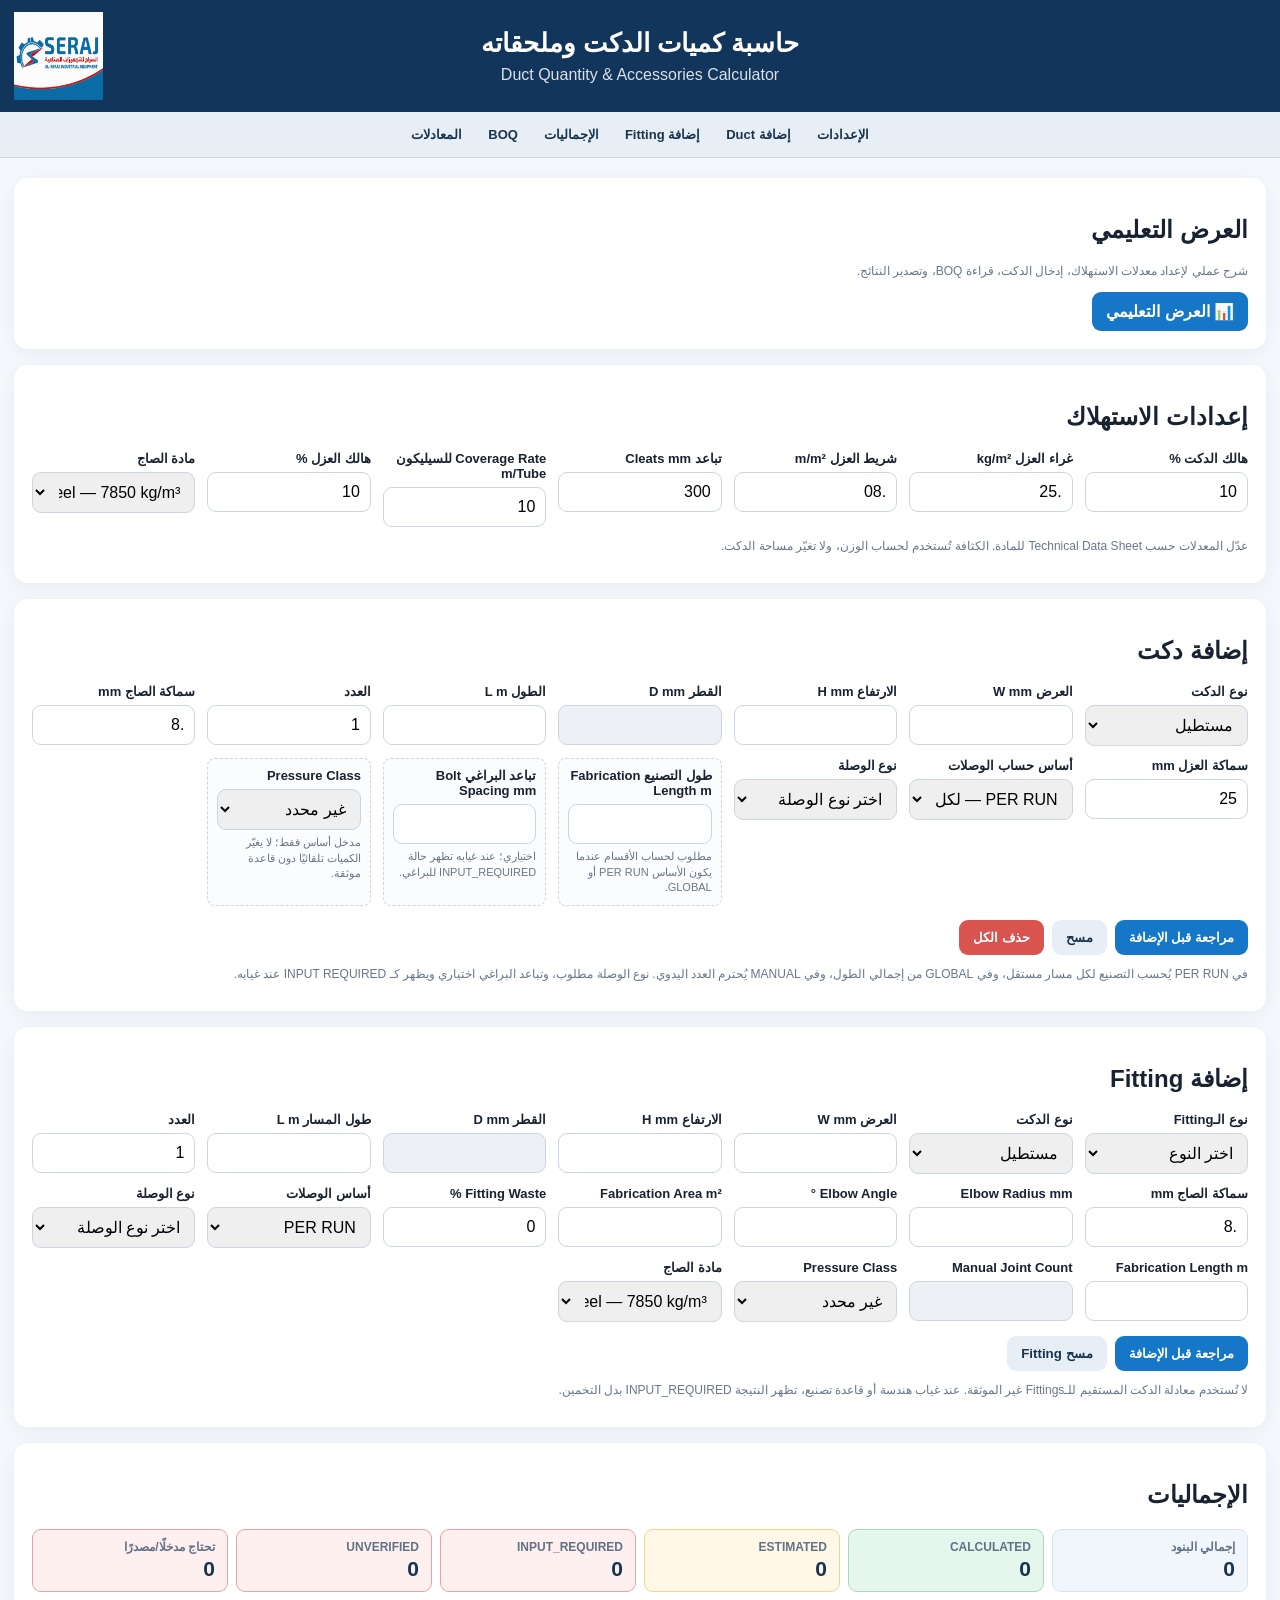
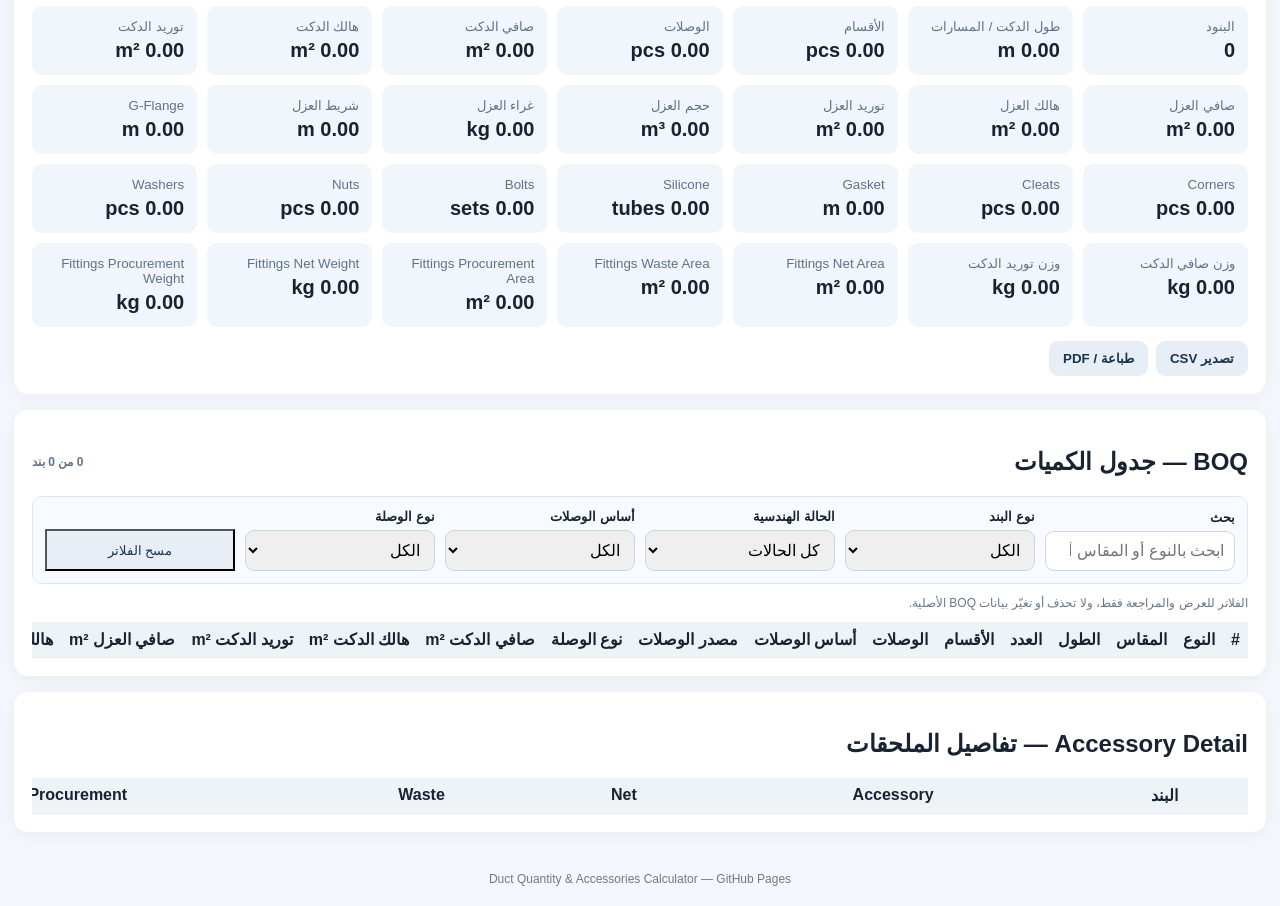
<file: index.html>
<!doctype html>
<html lang="ar" dir="rtl">
<head>
<meta charset="utf-8">
<meta name="viewport" content="width=device-width,initial-scale=1">
<meta name="description" content="حاسبة كميات الدكت وملحقاته مع فصل صافي الكميات والهالك والتوريد">
<title>Duct Quantity &amp; Accessories Calculator</title>
<link rel="stylesheet" href="assets/css/style.css">
</head>
<body>
<header class="site-header">
  <img class="brand-logo" src="assets/images/al-seraj-logo.png" alt="AL-SERAJ INDUSTRIAL EQUIPMENT — السراج للتجهيزات الصناعية" width="1262" height="1246" decoding="async">
  <div class="header-copy">
    <h1>حاسبة كميات الدكت وملحقاته</h1>
    <p>Duct Quantity &amp; Accessories Calculator</p>
  </div>
</header>
<nav class="section-nav" aria-label="التنقل السريع">
  <a href="#settingsSection">الإعدادات</a><a href="#ductSection">إضافة Duct</a><a href="#fittingSection">إضافة Fitting</a><a href="#summarySection">الإجماليات</a><a href="#boqSection">BOQ</a><a href="#formulaViewer">المعادلات</a>
</nav>
<div class="print-report-header" aria-hidden="true"><img src="assets/images/al-seraj-logo.png" alt=""><div><strong>AL-SERAJ INDUSTRIAL EQUIPMENT</strong><span>السراج للتجهيزات الصناعية</span><h2>Duct Quantity &amp; Accessories Calculator</h2></div><time id="printDate"></time></div>
<main>
  <section class="card presentation-entry">
    <h2>العرض التعليمي</h2>
    <p class="note">شرح عملي لإعداد معدلات الاستهلاك، إدخال الدكت، قراءة BOQ، وتصدير النتائج.</p>
    <div class="actions"><a class="primary presentation-link" href="presentation/">📊 العرض التعليمي</a></div>
  </section>

  <p id="status" class="status" role="status" aria-live="polite" hidden></p>

  <section class="card" id="settingsSection" aria-labelledby="settingsTitle">
    <h2 id="settingsTitle">إعدادات الاستهلاك</h2>
    <div class="grid">
      <div><label for="waste">هالك الدكت %</label><input id="waste" type="number" value="10" min="0" step=".1" inputmode="decimal"></div>
      <div><label for="adhRate">غراء العزل kg/m²</label><input id="adhRate" type="number" value=".25" min="0" step=".01" inputmode="decimal"></div>
      <div><label for="tapeRate">شريط العزل m/m²</label><input id="tapeRate" type="number" value=".08" min="0" step=".01" inputmode="decimal"></div>
      <div><label for="cleatSpacing">تباعد Cleats mm</label><input id="cleatSpacing" type="number" value="300" min=".1" step=".1" inputmode="decimal"></div>
      <div><label for="silCoverage">Coverage Rate للسيليكون m/Tube</label><input id="silCoverage" type="number" value="10" min=".1" step=".1" inputmode="decimal"></div>
      <div><label for="insWaste">هالك العزل %</label><input id="insWaste" type="number" value="10" min="0" step=".1" inputmode="decimal"></div>
      <div><label for="sheetMaterial">مادة الصاج</label><select id="sheetMaterial"><option value="galvanized">Galvanized steel — 7850 kg/m³</option><option value="aluminum">Aluminum — 2700 kg/m³</option><option value="stainless">Stainless steel — 8000 kg/m³</option></select></div>
    </div>
    <p class="note">عدّل المعدلات حسب Technical Data Sheet للمادة. الكثافة تُستخدم لحساب الوزن، ولا تغيّر مساحة الدكت.</p>
  </section>

  <section class="card" id="ductSection" aria-labelledby="ductTitle">
    <h2 id="ductTitle">إضافة دكت</h2>
    <div class="grid">
      <div><label for="type">نوع الدكت</label><select id="type"><option value="rect">مستطيل</option><option value="round">دائري</option></select></div>
      <div><label for="w">العرض W mm</label><input id="w" type="number" min=".01" step=".01" inputmode="decimal"></div>
      <div><label for="h">الارتفاع H mm</label><input id="h" type="number" min=".01" step=".01" inputmode="decimal"></div>
      <div><label for="d">القطر D mm</label><input id="d" type="number" min=".01" step=".01" inputmode="decimal" disabled></div>
      <div><label for="l">الطول L m</label><input id="l" type="number" min=".01" step=".01" inputmode="decimal"></div>
      <div><label for="qty">العدد</label><input id="qty" type="number" min="1" step="1" value="1" inputmode="numeric"></div>
      <div><label for="th">سماكة الصاج mm</label><input id="th" type="number" min=".01" value=".8" step=".1" inputmode="decimal"></div>
      <div><label for="insTh">سماكة العزل mm</label><input id="insTh" type="number" min="0" value="25" step=".1" inputmode="decimal"></div>
      <div><label for="jointCountMode">أساس حساب الوصلات</label><select id="jointCountMode" aria-describedby="jointGuidance"><option value="PER_RUN">PER RUN — لكل مسار</option><option value="GLOBAL">GLOBAL — إجمالي الطول</option><option value="MANUAL">MANUAL — إدخال صريح</option></select></div>
      <div><label for="jointType">نوع الوصلة</label><select id="jointType" aria-describedby="jointGuidance"><option value="">اختر نوع الوصلة</option><option value="TDF">TDF</option><option value="TDC">TDC</option><option value="ANGLE_FLANGE">Angle Flange</option><option value="SLIP_JOINT">Slip Joint</option><option value="CUSTOM">Custom</option></select></div>
      <div id="fabricationLengthField" class="conditional-field"><label for="fabricationLength">طول التصنيع Fabrication Length m</label><input id="fabricationLength" type="number" min=".01" step=".01" inputmode="decimal" aria-describedby="fabricationLengthHelp"><small id="fabricationLengthHelp" class="field-help">مطلوب لحساب الأقسام عندما يكون الأساس PER RUN أو GLOBAL.</small></div>
      <div id="manualJointCountField" class="conditional-field" hidden><label for="manualJointCount">عدد الوصلات اليدوي</label><input id="manualJointCount" type="number" min="0" step="1" inputmode="numeric" aria-describedby="manualJointCountHelp"><small id="manualJointCountHelp" class="field-help">مطلوب لأن أساس الوصلات = MANUAL.</small></div>
      <div class="conditional-field"><label for="boltSpacing">تباعد البراغي Bolt Spacing mm</label><input id="boltSpacing" type="number" min=".01" step=".1" inputmode="decimal" aria-describedby="boltSpacingHelp"><small id="boltSpacingHelp" class="field-help">اختياري؛ عند غيابه تظهر حالة INPUT_REQUIRED للبراغي.</small></div>
      <div class="conditional-field"><label for="pressureClass">Pressure Class</label><select id="pressureClass" aria-describedby="pressureClassHelp"><option value="">غير محدد</option><option value="medium">Medium</option></select><small id="pressureClassHelp" class="field-help">مدخل أساس فقط؛ لا يغيّر الكميات تلقائيًا دون قاعدة موثقة.</small></div>
      <input id="joints" type="hidden" value="0">
    </div>
    <p id="ductInputError" class="field-error" role="alert" hidden></p>
    <div class="actions">
      <button class="primary" id="addButton" type="button">مراجعة قبل الإضافة</button>
      <button class="secondary" id="clearButton" type="button">مسح</button>
      <button class="danger" id="clearAllButton" type="button">حذف الكل</button>
    </div>
    <p class="note" id="jointGuidance">في PER RUN يُحسب التصنيع لكل مسار مستقل، وفي GLOBAL من إجمالي الطول، وفي MANUAL يُحترم العدد اليدوي. نوع الوصلة مطلوب، وتباعد البراغي اختياري ويظهر كـ INPUT REQUIRED عند غيابه.</p>
  </section>

  <section class="card" id="fittingSection" aria-labelledby="fittingTitle">
    <h2 id="fittingTitle">إضافة Fitting</h2>
    <div class="grid">
      <div><label for="fittingType">نوع الـFitting</label><select id="fittingType"><option value="">اختر النوع</option><option value="ELBOW">Elbow</option><option value="TEE">Tee</option><option value="REDUCER">Reducer</option><option value="TRANSITION">Transition</option><option value="OFFSET">Offset</option><option value="END_CAP">End Cap</option><option value="CUSTOM_FITTING">Custom Fitting</option></select></div>
      <div><label for="fittingDuctType">نوع الدكت</label><select id="fittingDuctType"><option value="RECTANGULAR">مستطيل</option><option value="ROUND">دائري</option></select></div>
      <div><label for="fittingW">العرض W mm</label><input id="fittingW" type="number" min=".01" step=".01" inputmode="decimal"></div>
      <div><label for="fittingH">الارتفاع H mm</label><input id="fittingH" type="number" min=".01" step=".01" inputmode="decimal"></div>
      <div><label for="fittingD">القطر D mm</label><input id="fittingD" type="number" min=".01" step=".01" inputmode="decimal" disabled></div>
      <div><label for="fittingL">طول المسار L m</label><input id="fittingL" type="number" min=".01" step=".01" inputmode="decimal"></div>
      <div><label for="fittingQty">العدد</label><input id="fittingQty" type="number" min="1" step="1" value="1" inputmode="numeric"></div>
      <div><label for="fittingTh">سماكة الصاج mm</label><input id="fittingTh" type="number" min=".01" step=".1" value=".8" inputmode="decimal"></div>
      <div><label for="fittingRadius">Elbow Radius mm</label><input id="fittingRadius" type="number" min=".01" step=".1" inputmode="decimal"></div>
      <div><label for="fittingAngle">Elbow Angle °</label><input id="fittingAngle" type="number" min=".01" max="360" step=".1" inputmode="decimal"></div>
      <div><label for="fittingArea">Fabrication Area m²</label><input id="fittingArea" type="number" min=".01" step=".01" inputmode="decimal"></div>
      <div><label for="fittingWaste">Fitting Waste %</label><input id="fittingWaste" type="number" min="0" step=".1" value="0" inputmode="decimal"></div>
      <div><label for="fittingJointBasis">أساس الوصلات</label><select id="fittingJointBasis"><option value="PER_RUN">PER RUN</option><option value="GLOBAL">GLOBAL</option><option value="MANUAL">MANUAL</option></select></div>
      <div><label for="fittingJointType">نوع الوصلة</label><select id="fittingJointType"><option value="">اختر نوع الوصلة</option><option value="TDF">TDF</option><option value="TDC">TDC</option><option value="ANGLE_FLANGE">Angle Flange</option><option value="SLIP_JOINT">Slip Joint</option><option value="CUSTOM">Custom</option></select></div>
      <div><label for="fittingFabrication">Fabrication Length m</label><input id="fittingFabrication" type="number" min=".01" step=".01" inputmode="decimal"></div>
      <div><label for="fittingManualJoints">Manual Joint Count</label><input id="fittingManualJoints" type="number" min="1" step="1" inputmode="numeric"></div>
      <div><label for="fittingPressure">Pressure Class</label><select id="fittingPressure"><option value="">غير محدد</option><option value="medium">Medium</option></select></div>
      <div><label for="fittingMaterial">مادة الصاج</label><select id="fittingMaterial"><option value="galvanized">Galvanized steel — 7850 kg/m³</option><option value="aluminum">Aluminum — 2700 kg/m³</option><option value="stainless">Stainless steel — 8000 kg/m³</option></select></div>
    </div>
    <p id="fittingInputError" class="field-error" role="alert" hidden></p>
    <div class="actions"><button class="primary" id="addFittingButton" type="button">مراجعة قبل الإضافة</button><button class="secondary" id="clearFittingButton" type="button">مسح Fitting</button></div>
    <p class="note">لا تُستخدم معادلة الدكت المستقيم للـFittings غير الموثقة. عند غياب هندسة أو قاعدة تصنيع، تظهر النتيجة INPUT_REQUIRED بدل التخمين.</p>
  </section>

  <section class="card" id="summarySection" aria-labelledby="summaryTitle">
    <h2 id="summaryTitle">الإجماليات</h2>
    <div id="executiveStatusPanel" class="executive-status-panel" aria-live="polite"></div>
    <div class="summary" id="summary"></div>
    <div class="actions"><button class="secondary" id="csvButton" type="button">تصدير CSV</button><button class="secondary" id="printButton" type="button">طباعة / PDF</button></div>
  </section>

  <section class="card formula-card" id="formulaViewer" aria-labelledby="formulaTitle" hidden>
    <div class="section-heading"><h2 id="formulaTitle">عارض المعادلات</h2><button class="secondary" id="closeFormulaButton" type="button">إغلاق</button></div>
    <p class="note" id="formulaSubtitle"></p>
    <div class="formula-grid" id="formulaContent"></div>
  </section>

  <section class="card" id="boqSection" aria-labelledby="boqTitle">
    <div class="section-heading"><h2 id="boqTitle">BOQ — جدول الكميات</h2><span id="boqResultCount" class="table-count" aria-live="polite"></span></div>
    <div class="boq-filters" aria-label="تصفية BOQ">
      <div><label for="boqSearch">بحث</label><input id="boqSearch" type="search" placeholder="ابحث بالنوع أو المقاس أو المصدر" aria-describedby="boqFiltersHelp"></div>
      <div><label for="boqItemType">نوع البند</label><select id="boqItemType"><option value="ALL">الكل</option><option value="DUCT">Duct</option><option value="FITTING">Fitting</option><option value="ACCESSORY">Accessory status</option></select></div>
      <div><label for="boqStatus">الحالة الهندسية</label><select id="boqStatus"><option value="ALL">كل الحالات</option><option value="CALCULATED">CALCULATED</option><option value="ESTIMATED">ESTIMATED</option><option value="INPUT_REQUIRED">INPUT_REQUIRED</option><option value="UNVERIFIED">UNVERIFIED</option><option value="LEGACY_ESTIMATE">LEGACY_ESTIMATE</option></select></div>
      <div><label for="boqJointBasis">أساس الوصلات</label><select id="boqJointBasis"><option value="ALL">الكل</option><option value="PER_RUN">PER RUN</option><option value="GLOBAL">GLOBAL</option><option value="MANUAL">MANUAL</option></select></div>
      <div><label for="boqJointType">نوع الوصلة</label><select id="boqJointType"><option value="ALL">الكل</option><option value="TDF">TDF</option><option value="TDC">TDC</option><option value="ANGLE_FLANGE">Angle Flange</option><option value="SLIP_JOINT">Slip Joint</option><option value="CUSTOM">Custom</option></select></div>
      <button class="secondary" id="clearBoqFilters" type="button">مسح الفلاتر</button>
    </div>
    <p id="boqFiltersHelp" class="note">الفلاتر للعرض والمراجعة فقط، ولا تحذف أو تغيّر بيانات BOQ الأصلية.</p>
    <div class="tableWrap">
      <table>
        <caption class="sr-only">جدول صافي الكميات والهالك وكميات التوريد والملحقات</caption>
        <thead><tr>
          <th scope="col">#</th><th scope="col">النوع</th><th scope="col">المقاس</th><th scope="col">الطول</th><th scope="col">العدد</th>
          <th scope="col">الأقسام</th><th scope="col">الوصلات</th><th scope="col">أساس الوصلات</th><th scope="col">مصدر الوصلات</th><th scope="col">نوع الوصلة</th>
          <th scope="col">صافي الدكت m²</th><th scope="col">هالك الدكت m²</th><th scope="col">توريد الدكت m²</th>
          <th scope="col">صافي العزل m²</th><th scope="col">هالك العزل m²</th><th scope="col">توريد العزل m²</th>
          <th scope="col">غراء kg</th><th scope="col">شريط m</th><th scope="col">G-Flange / Status</th><th scope="col">Corners / Status</th><th scope="col">Cleats / Status</th><th scope="col">Gasket / Status</th><th scope="col">Silicone / Status</th><th scope="col">Bolts / Status</th><th scope="col">Nuts / Status</th><th scope="col">Washers / Status</th>
          <th scope="col">وزن صافي kg</th><th scope="col">وزن توريد kg</th><th scope="col">إجراء</th>
        </tr></thead>
        <tbody id="rows"></tbody>
      </table>
    </div>
  </section>

  <section class="card" id="accessoryDetailsSection" aria-labelledby="accessoryDetailsTitle">
    <h2 id="accessoryDetailsTitle">Accessory Detail — تفاصيل الملحقات</h2>
    <div class="tableWrap">
      <table>
        <caption class="sr-only">صافي وهالك وتوريد ووحدة وحالة كل ملحق</caption>
        <thead><tr>
          <th scope="col">البند</th><th scope="col">Accessory</th><th scope="col">Net</th><th scope="col">Waste</th><th scope="col">Procurement</th><th scope="col">Unit</th><th scope="col">Status</th><th scope="col">Source</th>
        </tr></thead>
        <tbody id="accessoryRows"></tbody>
      </table>
    </div>
  </section>
</main>
<section id="reviewDialog" class="review-dialog" role="dialog" aria-modal="true" aria-labelledby="reviewTitle" hidden>
  <div class="review-dialog-content">
    <div class="section-heading"><h2 id="reviewTitle">Review Before Add</h2><button class="secondary" id="cancelReview" type="button">العودة للتعديل</button></div>
    <p class="note">هذه مراجعة للبيانات الناتجة من النظام الحالي قبل الحفظ. لا تتم إعادة الحساب هنا.</p>
    <dl id="reviewDetails" class="review-details"></dl>
    <div class="review-actions"><button class="primary" id="confirmReview" type="button">Confirm &amp; Add</button><button class="secondary" id="cancelReviewBottom" type="button">Back to Edit</button></div>
  </div>
</section>
<footer>Duct Quantity &amp; Accessories Calculator — GitHub Pages</footer>
<noscript><p class="noscript">يحتاج التطبيق إلى JavaScript ليعمل.</p></noscript>
<script src="assets/js/calculations.js"></script>
<script src="assets/js/fittings.js"></script>
<script src="assets/js/app.js"></script>
</body>
</html>
</file>
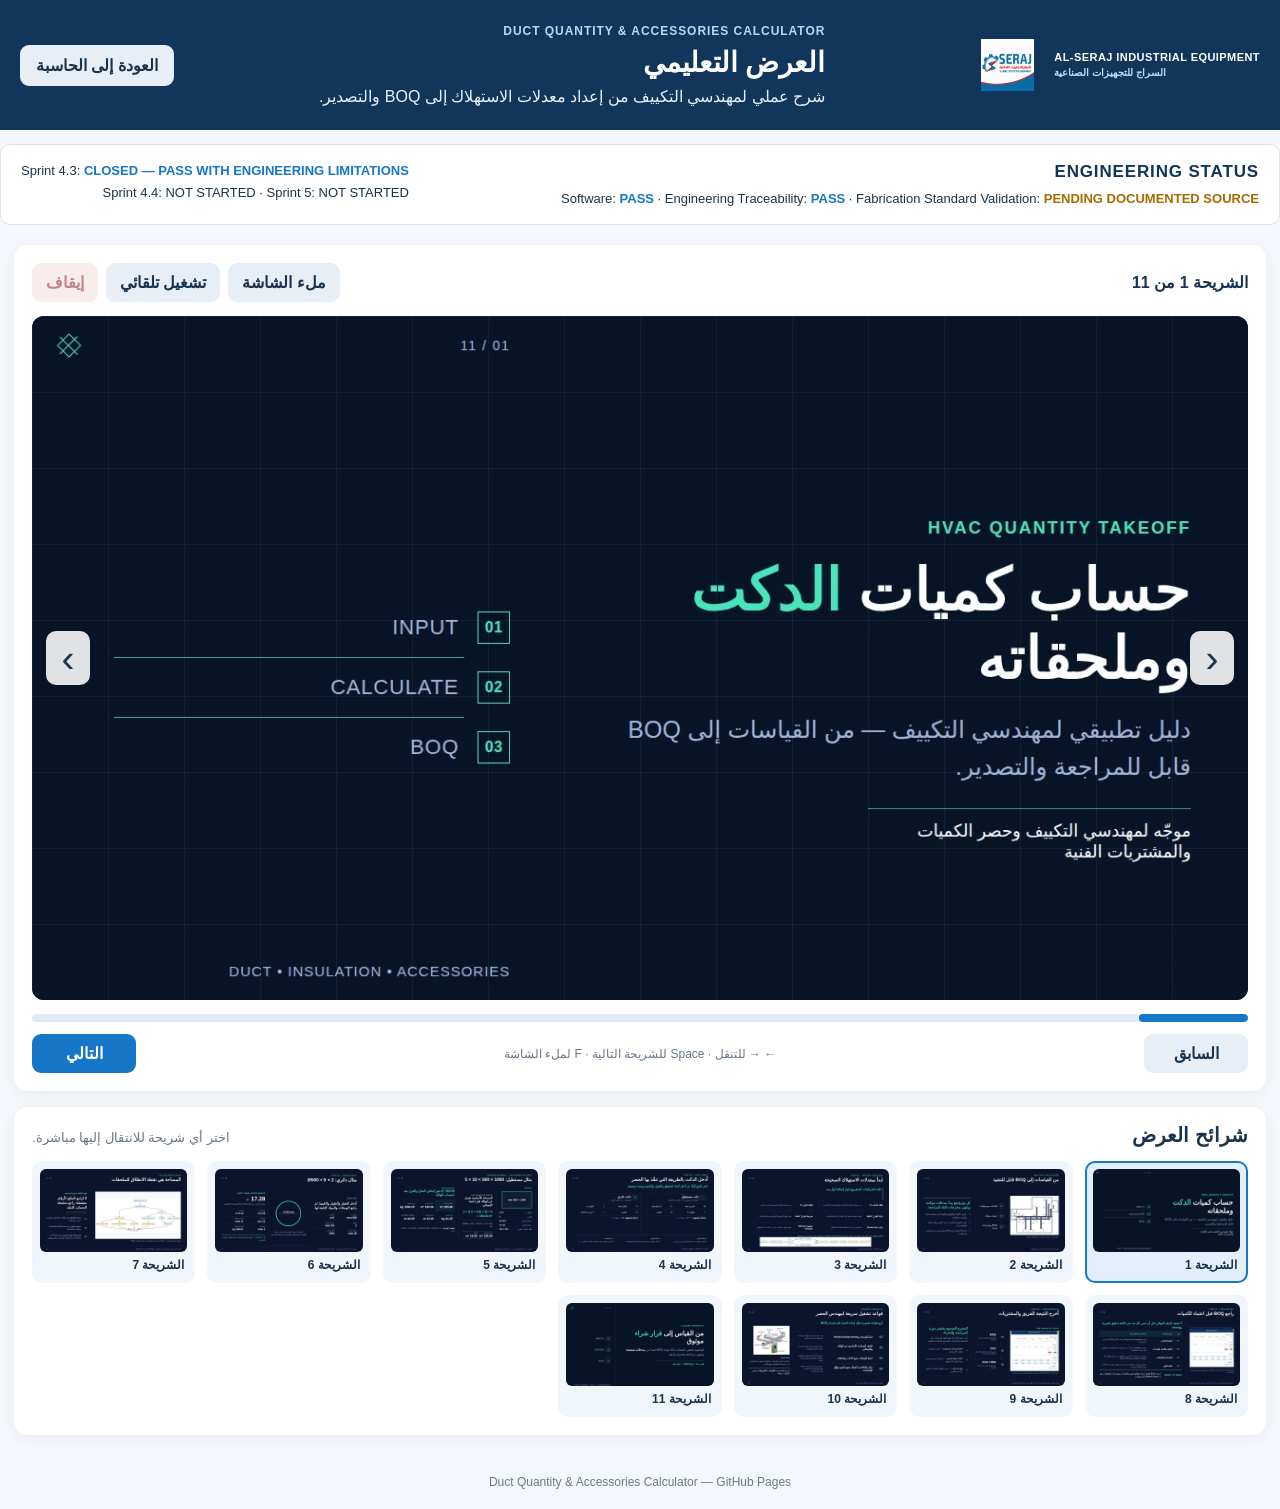
<file: presentation/index.html>
<!doctype html>
<html lang="ar" dir="rtl">
<head>
  <meta charset="utf-8">
  <meta name="viewport" content="width=device-width,initial-scale=1">
  <meta name="description" content="العرض التعليمي لحاسبة كميات الدكت وملحقاتها">
  <title>العرض التعليمي — حاسبة كميات الدكت وملحقاته</title>
  <link rel="stylesheet" href="presentation.css">
</head>
<body>
  <header class="presentation-header">
    <div class="presentation-brand"><img src="../assets/images/al-seraj-logo.png" alt="AL-SERAJ Industrial Equipment"><span>AL-SERAJ INDUSTRIAL EQUIPMENT<br><small>السراج للتجهيزات الصناعية</small></span></div>
    <div class="header-copy">
      <p class="eyebrow">DUCT QUANTITY &amp; ACCESSORIES CALCULATOR</p>
      <h1>العرض التعليمي</h1>
      <p>شرح عملي لمهندسي التكييف من إعداد معدلات الاستهلاك إلى BOQ والتصدير.</p>
    </div>
    <a class="back-button" href="../index.html">العودة إلى الحاسبة</a>
  </header>

  <section class="engineering-status-banner" aria-labelledby="engineeringStatusTitle">
    <div><h2 id="engineeringStatusTitle">ENGINEERING STATUS</h2><p>Software: <strong>PASS</strong> · Engineering Traceability: <strong>PASS</strong> · Fabrication Standard Validation: <strong class="pending">PENDING DOCUMENTED SOURCE</strong></p></div>
    <div><p>Sprint 4.3: <strong>CLOSED — PASS WITH ENGINEERING LIMITATIONS</strong></p><p>Sprint 4.4: NOT STARTED · Sprint 5: NOT STARTED</p></div>
  </section>

  <main class="presentation-shell">
    <section class="viewer-card" aria-label="عارض الشرائح">
      <div class="viewer-toolbar">
        <div class="slide-counter" id="slideCounter" aria-live="polite">جارٍ تجهيز العرض…</div>
        <div class="toolbar-actions">
          <button class="control-button" id="fullscreenButton" type="button" title="ملء الشاشة">ملء الشاشة</button>
          <button class="control-button" id="autoplayButton" type="button" title="تشغيل العرض تلقائيًا">تشغيل تلقائي</button>
          <button class="control-button secondary-control" id="stopButton" type="button" title="إيقاف العرض التلقائي" disabled>إيقاف</button>
        </div>
      </div>

      <div class="stage" id="stage" tabindex="0" aria-label="منطقة عرض الشريحة">
        <button class="stage-arrow previous" id="previousButton" type="button" aria-label="الشريحة السابقة">‹</button>
        <img id="slideImage" class="slide-image" src="slides/01.webp" alt="جارٍ تحميل العرض التعليمي" fetchpriority="high">
        <button class="stage-arrow next" id="nextButton" type="button" aria-label="الشريحة التالية">›</button>
        <div class="loading-indicator" id="loadingIndicator" aria-hidden="true">جارٍ تحميل الشريحة…</div>
      </div>

      <div class="progress-track" id="progressTrack" role="progressbar" aria-label="تقدم العرض" aria-valuemin="0" aria-valuemax="0" aria-valuenow="0" aria-valuetext="جارٍ تجهيز العرض"><span id="progressBar"></span></div>

      <div class="navigation-row">
        <button class="nav-button" id="previousButtonBottom" type="button">السابق</button>
        <p class="keyboard-hint">← → للتنقل · Space للشريحة التالية · F لملء الشاشة</p>
        <button class="nav-button primary-button" id="nextButtonBottom" type="button">التالي</button>
      </div>
    </section>

    <section class="thumbnail-section" aria-labelledby="thumbnailTitle">
      <div class="thumbnail-heading">
        <h2 id="thumbnailTitle">شرائح العرض</h2>
        <p>اختر أي شريحة للانتقال إليها مباشرة.</p>
      </div>
      <div class="thumbnails" id="thumbnails"></div>
    </section>
  </main>

  <footer class="presentation-footer">Duct Quantity &amp; Accessories Calculator — GitHub Pages</footer>
  <script src="presentation.js"></script>
</body>
</html>
</file>
<file: assets/css/style.css>
*{box-sizing:border-box}
body{margin:0;background:#f4f7fb;color:#182230;font-family:Arial,Tahoma,sans-serif}
header{background:#12355b;color:#fff;text-align:center;padding:22px 14px}
.site-header{position:relative;min-height:112px;display:flex;align-items:center;justify-content:center}
.header-copy{max-width:calc(100% - 180px)}
.brand-logo{position:absolute;top:12px;left:14px;width:130px;height:auto;max-height:88px;object-fit:contain;object-position:left center;display:block}
header h1{margin:0 0 7px;font-size:26px}
header p{margin:0;opacity:.85}
main{max-width:1400px;margin:20px auto;padding:0 14px}
.card{background:#fff;border-radius:14px;padding:18px;margin-bottom:16px;box-shadow:0 4px 18px #0000000d}
.grid{display:grid;grid-template-columns:repeat(auto-fit,minmax(155px,1fr));gap:12px}
label{display:block;font-weight:700;font-size:13px;margin-bottom:6px}
input,select{width:100%;padding:10px;border:1px solid #cbd5df;border-radius:9px;font:inherit}
input:focus,select:focus,button:focus-visible,a:focus-visible{outline:3px solid #ffb703;outline-offset:2px}
input:disabled,select:disabled{background:#edf1f5;color:#7b8794;cursor:not-allowed}
.actions{display:flex;gap:8px;flex-wrap:wrap;margin-top:14px}
.actions button,td button{padding:10px 14px;border:0;border-radius:9px;cursor:pointer;font-weight:700}
button:disabled{opacity:.5;cursor:not-allowed}
.primary{background:#1677c8;color:#fff}
.secondary{background:#e8eef5;color:#18344f}
.danger,td button.danger{background:#d9534f;color:#fff}
.summary{display:grid;grid-template-columns:repeat(auto-fit,minmax(145px,1fr));gap:10px}
.metric{background:#f0f6fc;border-radius:10px;padding:13px}
.metric small{display:block;color:#617286}
.metric strong{display:block;font-size:20px;margin-top:5px}
.note{font-size:12px;color:#687789}
.status{margin:0 0 16px;padding:12px 14px;border-radius:10px;font-weight:700}
.status.success{background:#e5f6ed;color:#176b42}
.status.error{background:#fff0f0;color:#a12626}
.tableWrap{overflow:auto}
table{width:100%;border-collapse:collapse;min-width:2100px}
caption{caption-side:top;text-align:right;margin-bottom:8px}
th,td{padding:8px;border-bottom:1px solid #e4e9ef;text-align:center;vertical-align:middle}
th{background:#eef3f8;white-space:nowrap}
td .compact-button{padding:7px 9px;margin:2px;font-size:12px}
footer{text-align:center;color:#6d7a88;font-size:12px;padding:20px}
.presentation-link{display:inline-flex;align-items:center;text-decoration:none;padding:10px 14px;border-radius:9px;font-weight:700}
.section-nav{position:sticky;top:0;z-index:20;display:flex;gap:6px;flex-wrap:wrap;justify-content:center;padding:8px 14px;background:#e8eef5;border-bottom:1px solid #cbd5df}
.section-nav a{color:#18344f;text-decoration:none;font-weight:700;font-size:13px;padding:7px 10px;border-radius:7px}
.section-nav a:hover,.section-nav a:focus-visible{background:#d4e4f2}
.field-help{display:block;margin-top:5px;color:#687789;font-size:11px;line-height:1.4}
.field-error{margin:10px 0 0;padding:9px 11px;background:#fff0f0;color:#a12626;border:1px solid #e7a4a4;border-radius:8px;font-weight:700}
.conditional-field{border:1px dashed #cbd5df;padding:9px;border-radius:8px;background:#fbfcfe}
.executive-status-panel{display:grid;grid-template-columns:repeat(auto-fit,minmax(135px,1fr));gap:8px;margin:0 0 14px}
.executive-metric{padding:10px 12px;border-radius:9px;background:#f0f6fc;border:1px solid #d7e3ef}
.executive-metric span{display:block;font-size:12px;color:#617286;font-weight:700}
.executive-metric strong{display:block;font-size:21px;margin-top:3px;color:#18344f}
.executive-metric.estimated{background:#fff8e6;border-color:#f1d58a}.executive-metric.input-required,.executive-metric.unverified,.executive-metric.attention{background:#fff0f0;border-color:#e7a4a4}.executive-metric.calculated{background:#e5f6ed;border-color:#a9d9bd}
.boq-filters{display:grid;grid-template-columns:repeat(auto-fit,minmax(150px,1fr));gap:10px;align-items:end;margin:0 0 8px;padding:12px;background:#f7fafe;border:1px solid #dbe6f0;border-radius:10px}
.boq-filters button{min-height:42px}
.table-count{font-size:12px;color:#617286;font-weight:700}
.status-cell{font-weight:700}.status-cell[data-status="ESTIMATED"]{background:#fff8e6;color:#8a5b00}.status-cell[data-status="INPUT_REQUIRED"],.status-cell[data-status="UNVERIFIED"]{background:#fff0f0;color:#a12626}.status-cell[data-status="LEGACY_ESTIMATE"]{background:#f2edf8;color:#68428a}.status-cell[data-status="CALCULATED"]{background:#e5f6ed;color:#176b42}
.review-dialog{position:fixed;inset:0;z-index:50;display:grid;place-items:center;padding:18px;background:#18344fcc}.review-dialog[hidden]{display:none!important}
.review-dialog-content{width:min(760px,100%);max-height:90vh;overflow:auto;background:#fff;border-radius:14px;padding:18px;box-shadow:0 12px 40px #0005}
.review-details{display:grid;grid-template-columns:minmax(150px,.7fr) 1.3fr;gap:0;margin:14px 0;border:1px solid #dbe3eb;border-radius:9px;overflow:hidden}
.review-details dt,.review-details dd{margin:0;padding:9px;border-bottom:1px solid #e4e9ef}.review-details dt{font-weight:700;background:#f0f6fc}.review-details dd{overflow-wrap:anywhere}.review-actions{display:flex;gap:8px;flex-wrap:wrap}
.print-report-header{display:none}
.section-heading{display:flex;align-items:center;justify-content:space-between;gap:12px}
.formula-card{border:2px solid #1677c8}
.formula-grid{display:grid;grid-template-columns:repeat(auto-fit,minmax(260px,1fr));gap:10px}
.formula-item{display:flex;flex-direction:column;gap:7px;background:#f0f6fc;border-radius:10px;padding:12px;min-height:100px}
.formula-item strong{color:#18344f}
.formula-item code{font-family:ui-monospace,SFMono-Regular,Consolas,monospace;direction:ltr;text-align:left;white-space:normal;color:#334e68}
.formula-item span{font-weight:700;color:#1677c8}
.sr-only{position:absolute;width:1px;height:1px;padding:0;margin:-1px;overflow:hidden;clip:rect(0,0,0,0);white-space:nowrap;border:0}
.noscript{max-width:900px;margin:20px auto;padding:14px;background:#fff0f0;color:#a12626;border-radius:10px}
@media(max-width:600px){
  .section-nav{justify-content:flex-start;overflow-x:auto;flex-wrap:nowrap;white-space:nowrap;scrollbar-width:thin}
  .section-nav a{flex:0 0 auto}
  .boq-filters{grid-template-columns:1fr}
  .review-details{grid-template-columns:1fr}
  .review-details dt{border-bottom:0;padding-bottom:3px}.review-details dd{padding-top:3px}
  .site-header{min-height:92px;padding:16px 10px}
  .header-copy{max-width:calc(100% - 125px)}
  .brand-logo{top:10px;left:10px;width:96px;max-height:70px}
  header h1{font-size:21px}
  .card{padding:13px}
  .metric strong{font-size:17px}
  .section-heading{align-items:flex-start}
  .formula-grid{grid-template-columns:1fr}
}
@page{size:A4 portrait;margin:12mm}
@media print{
  .site-header{display:none!important}
  .section-nav,.actions,footer,.presentation-entry,.status,.boq-filters,.boq-filters + .note,.review-dialog{display:none!important}
  .print-report-header{display:flex;align-items:center;gap:8mm;padding:0 0 4mm;margin:0 0 5mm;border-bottom:1px solid #d9e1e8;direction:ltr;text-align:left}
  .print-report-header img{width:25mm;height:18mm;object-fit:contain;flex:0 0 25mm}
  .print-report-header div{display:flex;flex-direction:column;min-width:0;direction:rtl;text-align:right;line-height:1.25}
  .print-report-header strong{font-size:11px;color:#18344f}.print-report-header span{font-size:10px;color:#617286}.print-report-header h2{font-size:15px;margin:2mm 0 0;color:#182230}.print-report-header time{margin-left:auto;font-size:9px;color:#617286;white-space:nowrap}
  body{background:#fff;padding-top:0}
  .card{box-shadow:none}
  .site-header{
    min-height:26mm;
    padding:3mm 8mm;
    display:flex;
    flex-direction:row;
    align-items:center;
    justify-content:flex-start;
    gap:8mm;
    direction:ltr;
    text-align:left;
    color:#182230;
    background:#fff;
    border-bottom:1px solid #d9e1e8;
  }
  .brand-logo{
    position:static;
    flex:0 0 30mm;
    width:30mm;
    height:20mm;
    max-height:20mm;
    object-fit:contain;
    object-position:center;
    display:block;
  }
  .header-copy{
    flex:1 1 auto;
    min-width:0;
    max-width:none;
    direction:rtl;
    text-align:right;
  }
  .site-header h1{font-size:16px;margin:0 0 2px;line-height:1.25;overflow-wrap:anywhere}
  .site-header p{font-size:10px;color:#617286;margin:0;line-height:1.25;overflow-wrap:anywhere}
}
@media(prefers-reduced-motion:reduce){*{scroll-behavior:auto!important;transition-duration:0.01ms!important}}
</file>
<file: presentation/presentation.css>
*{box-sizing:border-box}
body{margin:0;background:#f4f7fb;color:#182230;font-family:Arial,Tahoma,sans-serif}
button,a{font:inherit}
.presentation-header{background:#12355b;color:#fff;padding:24px 20px;display:flex;align-items:center;justify-content:space-between;gap:20px;flex-wrap:wrap}
.presentation-brand{display:flex;align-items:center;gap:10px;direction:ltr;min-width:180px;font-size:11px;font-weight:700;line-height:1.35;letter-spacing:.04em}
.presentation-brand img{display:block;width:74px;height:52px;object-fit:contain}
.presentation-brand span{direction:ltr;color:#fff}
.presentation-brand small{font-size:10px;color:#b9d9f3;letter-spacing:0}
.header-copy{max-width:900px}
.eyebrow{margin:0 0 8px;color:#b9d9f3;font-size:12px;font-weight:700;letter-spacing:.08em}
h1{margin:0 0 8px;font-size:28px}
.header-copy>p:last-child{margin:0;color:#e7f2fb}
.back-button{display:inline-flex;align-items:center;justify-content:center;padding:11px 16px;border-radius:9px;background:#e8eef5;color:#18344f;text-decoration:none;font-weight:700;white-space:nowrap}
.engineering-status-banner{width:min(1320px,100%);margin:14px auto 0;padding:14px 20px;background:#fff;border:1px solid #d9e4ef;border-radius:10px;color:#18344f;display:flex;justify-content:space-between;gap:24px;flex-wrap:wrap;line-height:1.5}
.engineering-status-banner h2{margin:0 0 4px;color:#12355b;font-size:17px;letter-spacing:.05em}
.engineering-status-banner p{margin:2px 0;font-size:13px}
.engineering-status-banner strong{color:#1677c8}
.engineering-status-banner .pending{color:#a66b00}
.presentation-shell{width:min(1320px,100%);margin:20px auto;padding:0 14px}
.viewer-card,.thumbnail-section{background:#fff;border-radius:14px;padding:18px;margin-bottom:16px;box-shadow:0 4px 18px #0000000d}
.viewer-toolbar{display:flex;align-items:center;justify-content:space-between;gap:12px;flex-wrap:wrap;margin-bottom:14px}
.slide-counter{font-size:16px;font-weight:700;color:#18344f}
.toolbar-actions{display:flex;gap:8px;flex-wrap:wrap}
.control-button,.nav-button{border:0;border-radius:9px;padding:10px 14px;cursor:pointer;font-weight:700;background:#e8eef5;color:#18344f}
.control-button:hover,.nav-button:hover,.back-button:hover{filter:brightness(.97)}
.control-button:disabled{opacity:.55;cursor:not-allowed}
.secondary-control{background:#f4dede;color:#8b2424}
.stage{position:relative;display:flex;align-items:center;justify-content:center;background:#102b4b;border-radius:12px;min-height:360px;aspect-ratio:16 / 9;overflow:hidden;outline:none}
.stage:focus-visible{box-shadow:0 0 0 3px #1677c8}
.slide-image{display:block;width:100%;height:100%;object-fit:contain;background:#0b1e36}
.stage-arrow{position:absolute;z-index:2;top:50%;transform:translateY(-50%);width:44px;height:54px;border:0;border-radius:10px;background:#ffffffdf;color:#18344f;font-size:39px;line-height:1;cursor:pointer;display:flex;align-items:center;justify-content:center}
.stage-arrow:hover{background:#fff}
.stage-arrow.previous{right:14px}
.stage-arrow.next{left:14px}
.loading-indicator{position:absolute;inset:auto 50% 18px auto;transform:translateX(50%);padding:8px 12px;border-radius:8px;background:#12355bd9;color:#fff;font-size:13px;opacity:0;pointer-events:none}
.loading-indicator.visible{opacity:1}
.progress-track{height:8px;border-radius:99px;background:#e1eaf3;margin:14px 0 12px;overflow:hidden}
.progress-track span{display:block;height:100%;width:9.09%;background:#1677c8;border-radius:99px;transition:width .2s ease}
.navigation-row{display:flex;align-items:center;justify-content:space-between;gap:14px}
.nav-button{min-width:104px}
.primary-button{background:#1677c8;color:#fff}
.keyboard-hint{margin:0;color:#687789;font-size:12px;text-align:center}
.thumbnail-section{padding-top:16px}
.thumbnail-heading{display:flex;align-items:baseline;justify-content:space-between;gap:12px;flex-wrap:wrap;margin-bottom:14px}
.thumbnail-heading h2{margin:0;color:#18344f;font-size:20px}
.thumbnail-heading p{margin:0;color:#687789;font-size:13px}
.thumbnails{display:grid;grid-template-columns:repeat(auto-fill,minmax(150px,1fr));gap:12px}
.thumbnail{border:2px solid transparent;border-radius:10px;background:#f0f6fc;padding:6px;cursor:pointer;text-align:right;color:#18344f}
.thumbnail:hover{border-color:#9bc7e6}
.thumbnail.active{border-color:#1677c8;background:#e3f0fb}
.thumbnail img{display:block;width:100%;height:auto;aspect-ratio:16 / 9;object-fit:cover;border-radius:6px;background:#102b4b}
.thumbnail-label{display:block;font-size:12px;font-weight:700;margin-top:6px;padding:0 3px 3px}
.presentation-footer{text-align:center;color:#6d7a88;font-size:12px;padding:20px}
@media(max-width:700px){.presentation-header{padding:18px 14px}.presentation-brand{width:100%;justify-content:flex-start}.presentation-brand img{width:64px;height:46px}.presentation-header h1{font-size:22px}.header-copy>p:last-child{font-size:13px}.back-button{width:100%}.engineering-status-banner{margin:10px 8px 0;padding:12px 14px;display:block}.engineering-status-banner p{font-size:12px}.presentation-shell{margin-top:12px;padding:0 8px}.viewer-card,.thumbnail-section{padding:12px;border-radius:10px}.stage{min-height:220px}.stage-arrow{width:36px;height:44px;font-size:31px}.stage-arrow.previous{right:8px}.stage-arrow.next{left:8px}.navigation-row{gap:8px}.nav-button{min-width:78px;padding:9px 10px}.keyboard-hint{font-size:10px;flex:1}.thumbnails{grid-template-columns:repeat(2,minmax(0,1fr));gap:8px}.thumbnail{padding:4px}.thumbnail-label{font-size:11px}}
@media(min-width:701px) and (max-width:950px){.stage{min-height:320px}.thumbnails{grid-template-columns:repeat(4,minmax(0,1fr))}}
@media(prefers-reduced-motion:reduce){.progress-track span{transition:none}}
</file>
